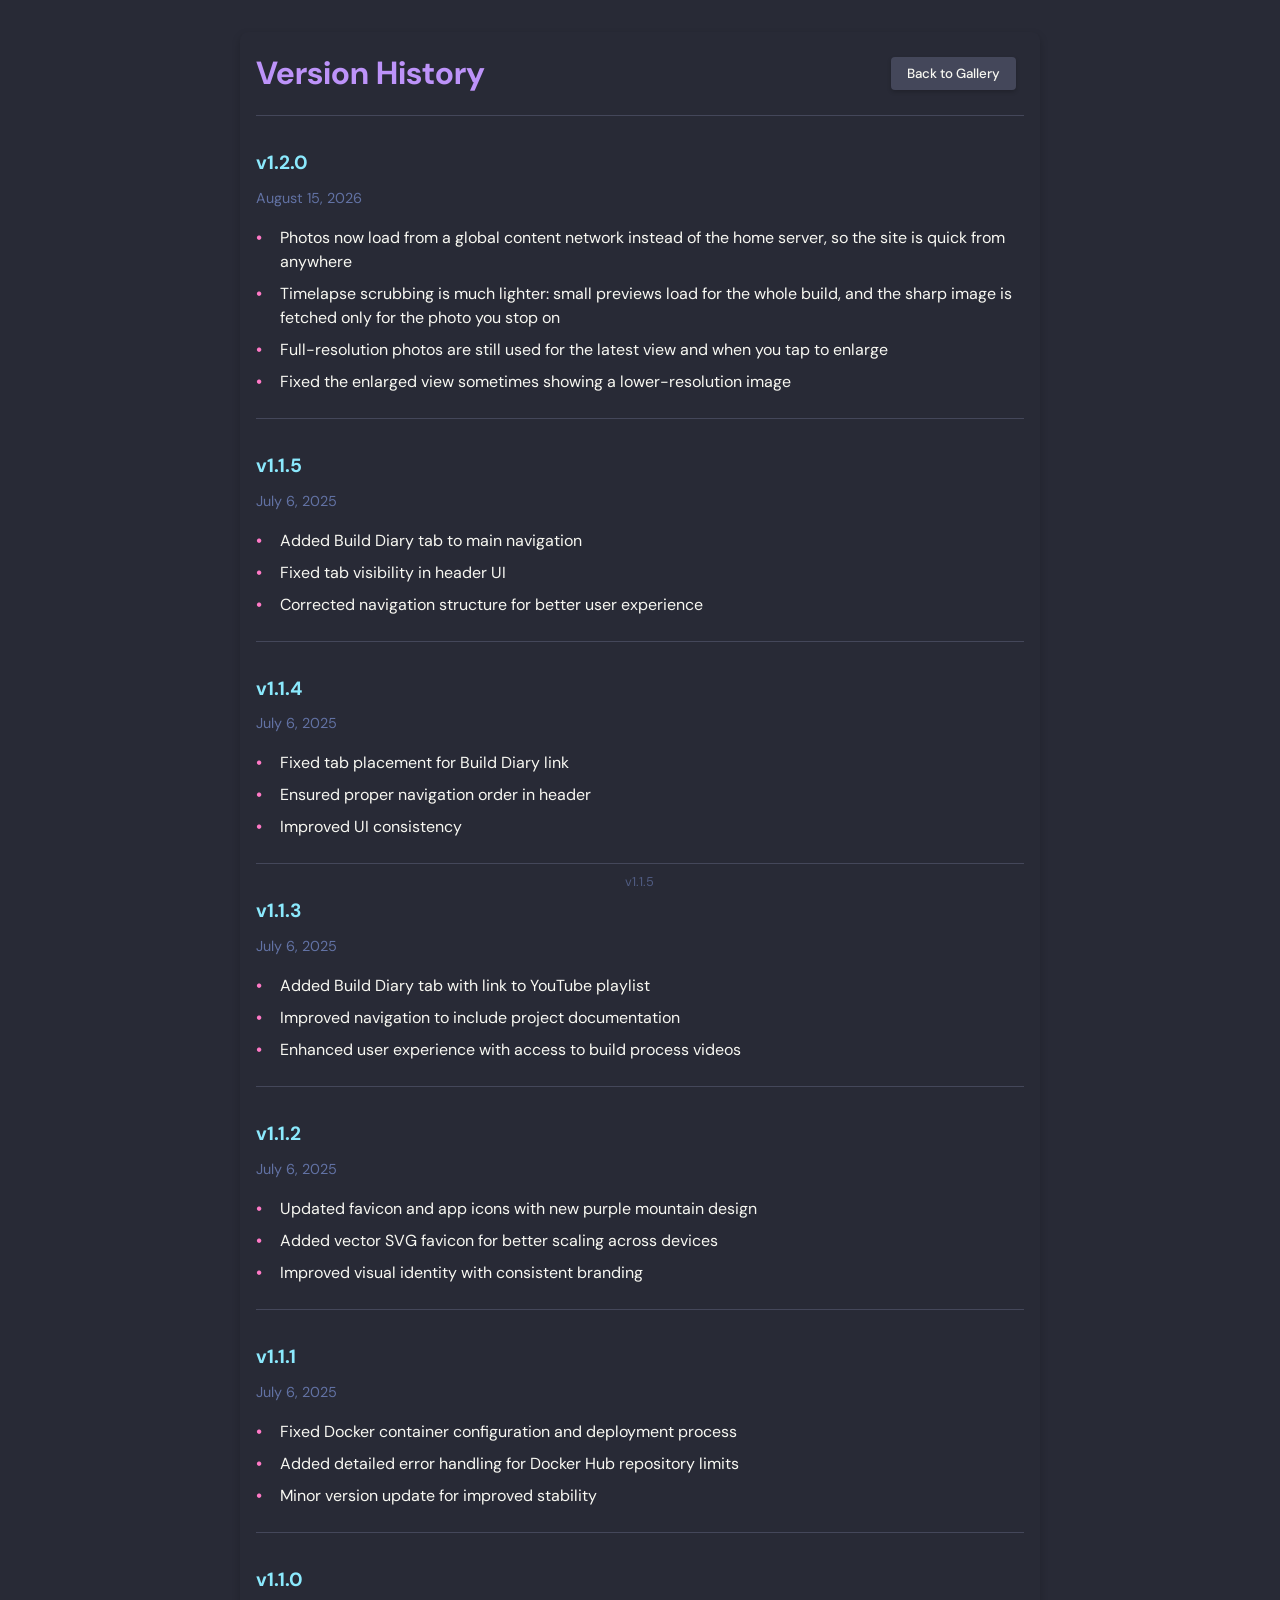
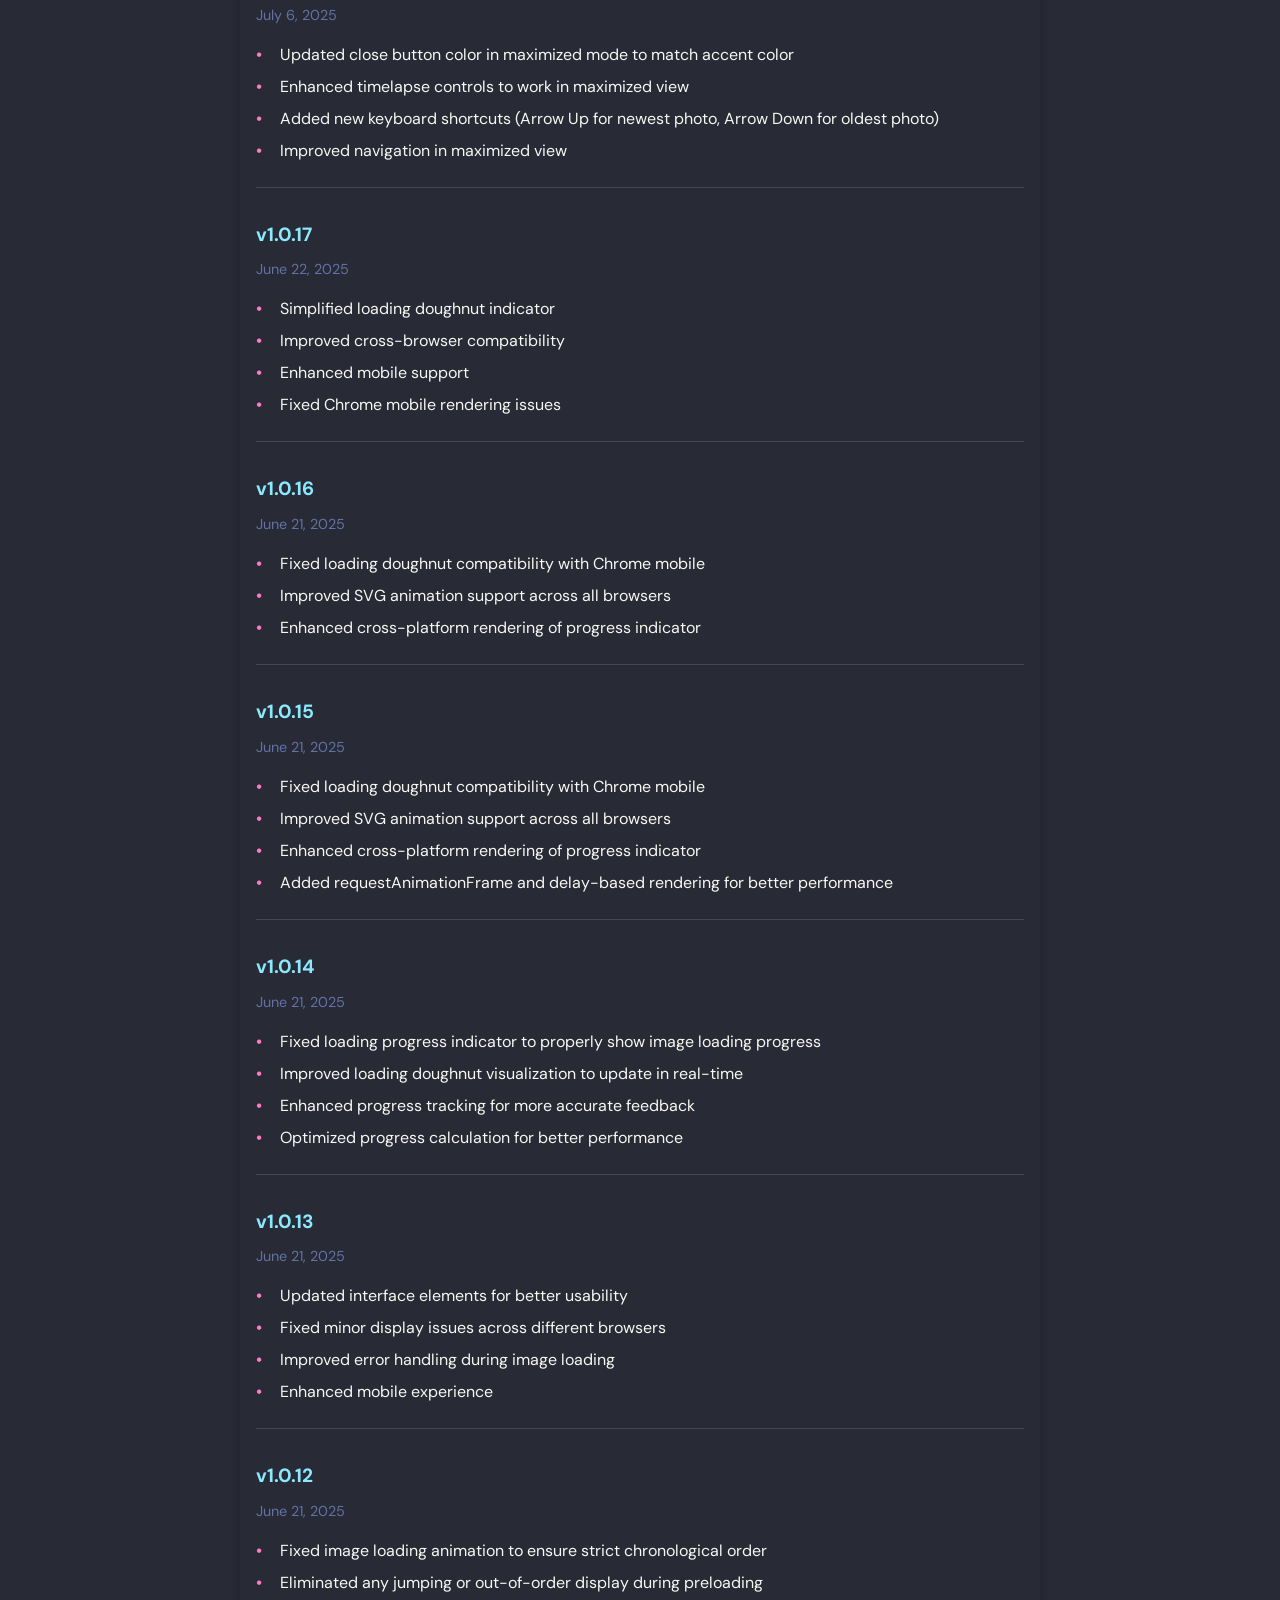
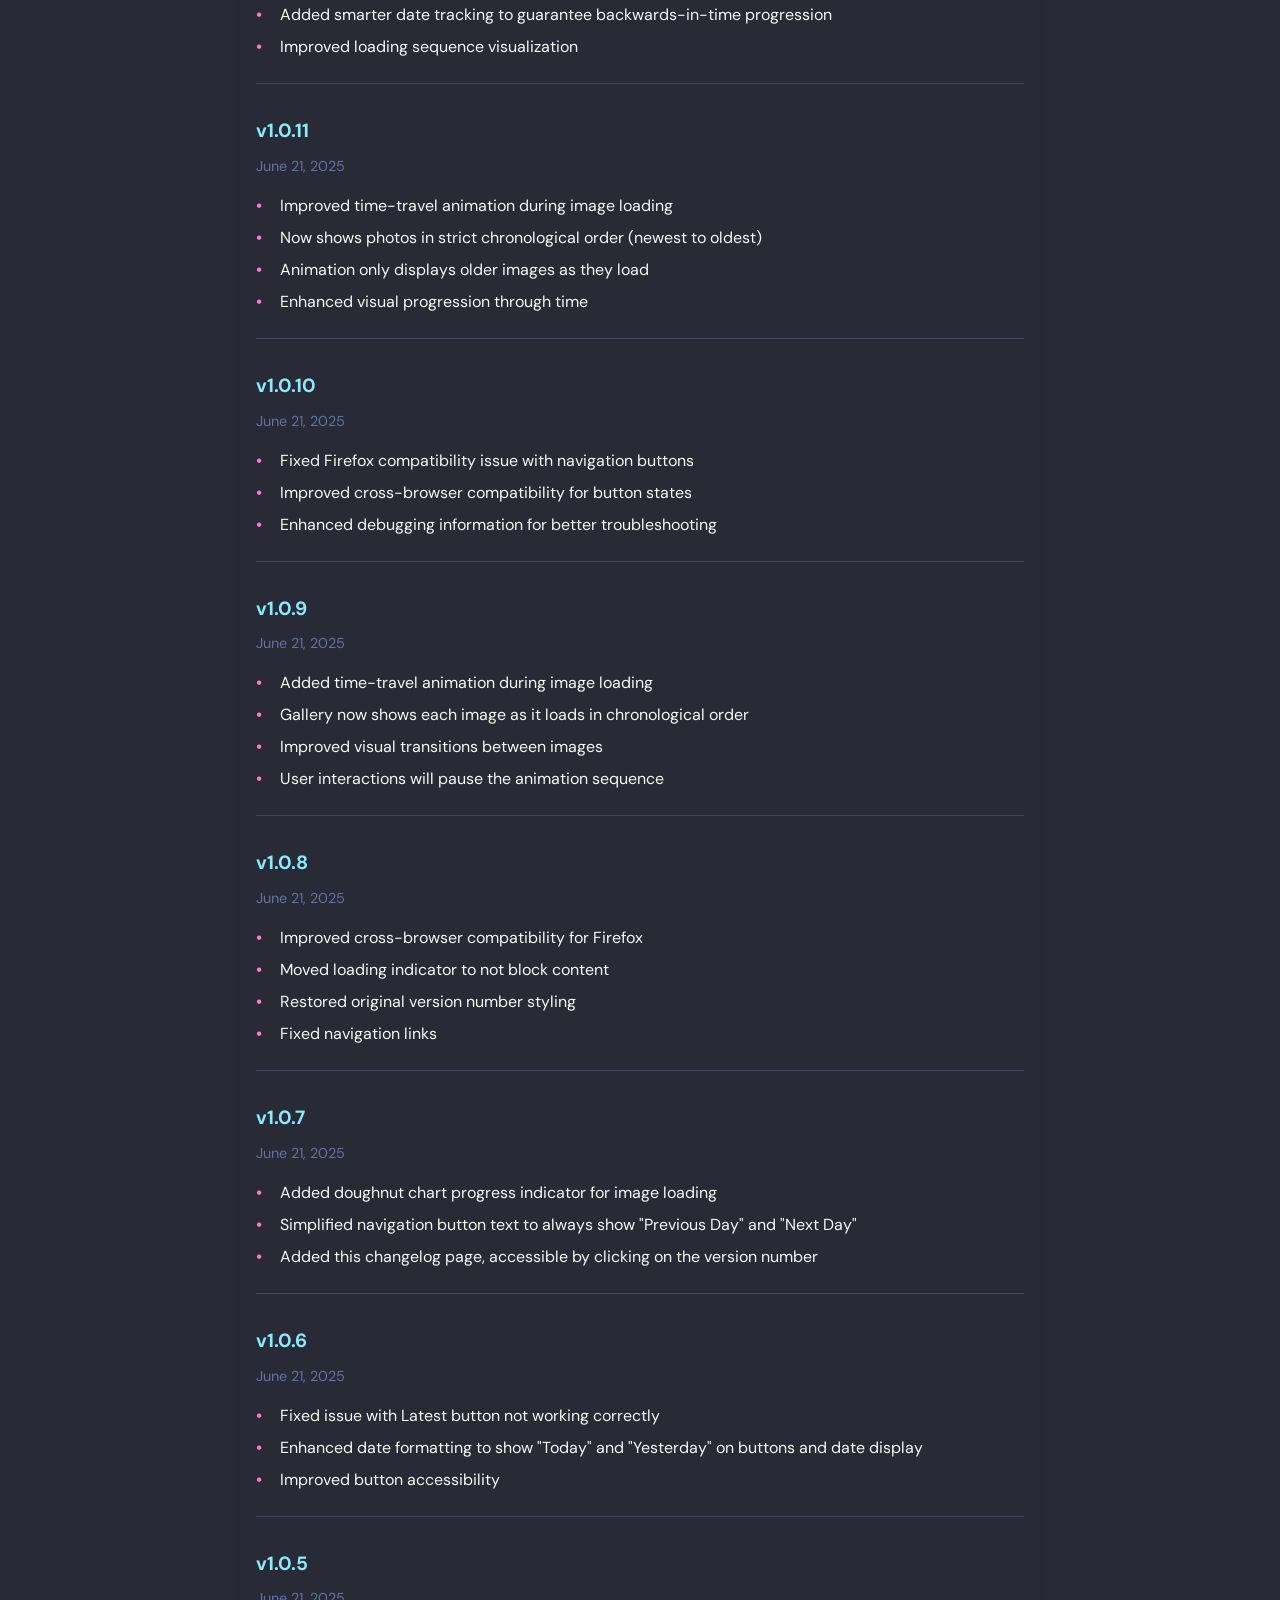
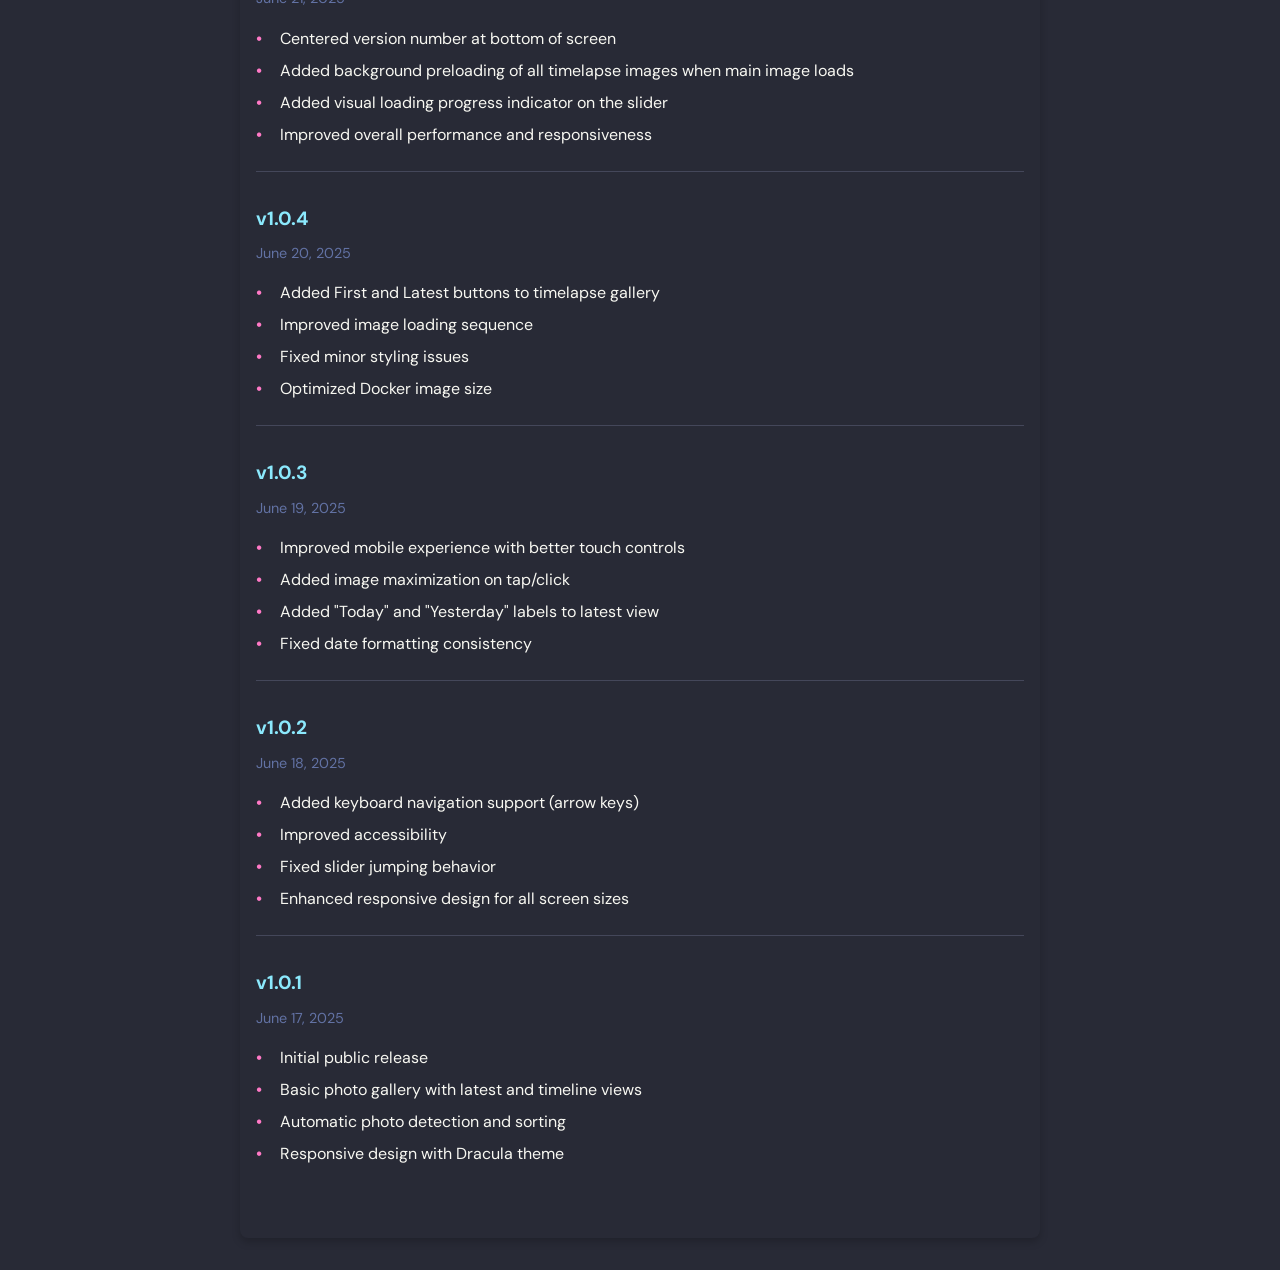
<file: src/changelog.html>
<!DOCTYPE html>
<html lang="en">
<head>
    <meta charset="UTF-8">
    <meta name="viewport" content="width=device-width, initial-scale=1.0">
    <title>Changelog - Plot Timelapse</title>
    
    <!-- Favicons -->
    <link rel="apple-touch-icon" sizes="180x180" href="apple-touch-icon.png">
    <link rel="icon" type="image/png" sizes="32x32" href="favicon-32x32.png">
    <link rel="icon" type="image/png" sizes="16x16" href="favicon-16x16.png">
    <link rel="icon" type="image/svg+xml" href="house-favicon.svg">
    <link rel="manifest" href="site.webmanifest">
    <meta name="theme-color" content="#bd93f9">
    
    <!-- Fonts -->
    <link rel="preconnect" href="https://fonts.googleapis.com">
    <link rel="preconnect" href="https://fonts.gstatic.com" crossorigin>
    <link href="https://fonts.googleapis.com/css2?family=DM+Sans:ital,wght@0,400;0,500;0,700;1,400&display=swap" rel="stylesheet">
    <link rel="stylesheet" href="styles.css">
</head>
<body>
    <div class="changelog-container">
        <div class="changelog-header">
            <h1>Version History</h1>
            <button class="back-button" onclick="window.location.href='/'">Back to Gallery</button>
        </div>
        
        <div class="version-entry">
            <div class="version-number">v1.2.0</div>
            <div class="version-date">August 15, 2026</div>
            <ul class="version-changes">
                <li>Photos now load from a global content network instead of the home server, so the site is quick from anywhere</li>
                <li>Timelapse scrubbing is much lighter: small previews load for the whole build, and the sharp image is fetched only for the photo you stop on</li>
                <li>Full-resolution photos are still used for the latest view and when you tap to enlarge</li>
                <li>Fixed the enlarged view sometimes showing a lower-resolution image</li>
            </ul>
        </div>

        <div class="version-entry">
            <div class="version-number">v1.1.5</div>
            <div class="version-date">July 6, 2025</div>
            <ul class="version-changes">
                <li>Added Build Diary tab to main navigation</li>
                <li>Fixed tab visibility in header UI</li>
                <li>Corrected navigation structure for better user experience</li>
            </ul>
        </div>
        
        <div class="version-entry">
            <div class="version-number">v1.1.4</div>
            <div class="version-date">July 6, 2025</div>
            <ul class="version-changes">
                <li>Fixed tab placement for Build Diary link</li>
                <li>Ensured proper navigation order in header</li>
                <li>Improved UI consistency</li>
            </ul>
        </div>
        
        <div class="version-entry">
            <div class="version-number">v1.1.3</div>
            <div class="version-date">July 6, 2025</div>
            <ul class="version-changes">
                <li>Added Build Diary tab with link to YouTube playlist</li>
                <li>Improved navigation to include project documentation</li>
                <li>Enhanced user experience with access to build process videos</li>
            </ul>
        </div>
        
        <div class="version-entry">
            <div class="version-number">v1.1.2</div>
            <div class="version-date">July 6, 2025</div>
            <ul class="version-changes">
                <li>Updated favicon and app icons with new purple mountain design</li>
                <li>Added vector SVG favicon for better scaling across devices</li>
                <li>Improved visual identity with consistent branding</li>
            </ul>
        </div>
        
        <div class="version-entry">
            <div class="version-number">v1.1.1</div>
            <div class="version-date">July 6, 2025</div>
            <ul class="version-changes">
                <li>Fixed Docker container configuration and deployment process</li>
                <li>Added detailed error handling for Docker Hub repository limits</li>
                <li>Minor version update for improved stability</li>
            </ul>
        </div>
        
        <div class="version-entry">
            <div class="version-number">v1.1.0</div>
            <div class="version-date">July 6, 2025</div>
            <ul class="version-changes">
                <li>Updated close button color in maximized mode to match accent color</li>
                <li>Enhanced timelapse controls to work in maximized view</li>
                <li>Added new keyboard shortcuts (Arrow Up for newest photo, Arrow Down for oldest photo)</li>
                <li>Improved navigation in maximized view</li>
            </ul>
        </div>
        
        <div class="version-entry">
            <div class="version-number">v1.0.17</div>
            <div class="version-date">June 22, 2025</div>
            <ul class="version-changes">
                <li>Simplified loading doughnut indicator</li>
                <li>Improved cross-browser compatibility</li>
                <li>Enhanced mobile support</li>
                <li>Fixed Chrome mobile rendering issues</li>
            </ul>
        </div>
        
        <div class="version-entry">
            <div class="version-number">v1.0.16</div>
            <div class="version-date">June 21, 2025</div>
            <ul class="version-changes">
                <li>Fixed loading doughnut compatibility with Chrome mobile</li>
                <li>Improved SVG animation support across all browsers</li>
                <li>Enhanced cross-platform rendering of progress indicator</li>
            </ul>
        </div>
        
        <div class="version-entry">
            <div class="version-number">v1.0.15</div>
            <div class="version-date">June 21, 2025</div>
            <ul class="version-changes">
                <li>Fixed loading doughnut compatibility with Chrome mobile</li>
                <li>Improved SVG animation support across all browsers</li>
                <li>Enhanced cross-platform rendering of progress indicator</li>
                <li>Added requestAnimationFrame and delay-based rendering for better performance</li>
            </ul>
        </div>
        
        <div class="version-entry">
            <div class="version-number">v1.0.14</div>
            <div class="version-date">June 21, 2025</div>
            <ul class="version-changes">
                <li>Fixed loading progress indicator to properly show image loading progress</li>
                <li>Improved loading doughnut visualization to update in real-time</li>
                <li>Enhanced progress tracking for more accurate feedback</li>
                <li>Optimized progress calculation for better performance</li>
            </ul>
        </div>
        
        <div class="version-entry">
            <div class="version-number">v1.0.13</div>
            <div class="version-date">June 21, 2025</div>
            <ul class="version-changes">
                <li>Updated interface elements for better usability</li>
                <li>Fixed minor display issues across different browsers</li>
                <li>Improved error handling during image loading</li>
                <li>Enhanced mobile experience</li>
            </ul>
        </div>
        
        <div class="version-entry">
            <div class="version-number">v1.0.12</div>
            <div class="version-date">June 21, 2025</div>
            <ul class="version-changes">
                <li>Fixed image loading animation to ensure strict chronological order</li>
                <li>Eliminated any jumping or out-of-order display during preloading</li>
                <li>Added smarter date tracking to guarantee backwards-in-time progression</li>
                <li>Improved loading sequence visualization</li>
            </ul>
        </div>
        
        <div class="version-entry">
            <div class="version-number">v1.0.11</div>
            <div class="version-date">June 21, 2025</div>
            <ul class="version-changes">
                <li>Improved time-travel animation during image loading</li>
                <li>Now shows photos in strict chronological order (newest to oldest)</li>
                <li>Animation only displays older images as they load</li>
                <li>Enhanced visual progression through time</li>
            </ul>
        </div>
        
        <div class="version-entry">
            <div class="version-number">v1.0.10</div>
            <div class="version-date">June 21, 2025</div>
            <ul class="version-changes">
                <li>Fixed Firefox compatibility issue with navigation buttons</li>
                <li>Improved cross-browser compatibility for button states</li>
                <li>Enhanced debugging information for better troubleshooting</li>
            </ul>
        </div>
        
        <div class="version-entry">
            <div class="version-number">v1.0.9</div>
            <div class="version-date">June 21, 2025</div>
            <ul class="version-changes">
                <li>Added time-travel animation during image loading</li>
                <li>Gallery now shows each image as it loads in chronological order</li>
                <li>Improved visual transitions between images</li>
                <li>User interactions will pause the animation sequence</li>
            </ul>
        </div>
        
        <div class="version-entry">
            <div class="version-number">v1.0.8</div>
            <div class="version-date">June 21, 2025</div>
            <ul class="version-changes">
                <li>Improved cross-browser compatibility for Firefox</li>
                <li>Moved loading indicator to not block content</li>
                <li>Restored original version number styling</li>
                <li>Fixed navigation links</li>
            </ul>
        </div>
        
        <div class="version-entry">
            <div class="version-number">v1.0.7</div>
            <div class="version-date">June 21, 2025</div>
            <ul class="version-changes">
                <li>Added doughnut chart progress indicator for image loading</li>
                <li>Simplified navigation button text to always show "Previous Day" and "Next Day"</li>
                <li>Added this changelog page, accessible by clicking on the version number</li>
        </div>
        
        <div class="version-entry">
            <div class="version-number">v1.0.6</div>
            <div class="version-date">June 21, 2025</div>
            <ul class="version-changes">
                <li>Fixed issue with Latest button not working correctly</li>
                <li>Enhanced date formatting to show "Today" and "Yesterday" on buttons and date display</li>
                <li>Improved button accessibility</li>
            </ul>
        </div>
        
        <div class="version-entry">
            <div class="version-number">v1.0.5</div>
            <div class="version-date">June 21, 2025</div>
            <ul class="version-changes">
                <li>Centered version number at bottom of screen</li>
                <li>Added background preloading of all timelapse images when main image loads</li>
                <li>Added visual loading progress indicator on the slider</li>
                <li>Improved overall performance and responsiveness</li>
            </ul>
        </div>
        
        <div class="version-entry">
            <div class="version-number">v1.0.4</div>
            <div class="version-date">June 20, 2025</div>
            <ul class="version-changes">
                <li>Added First and Latest buttons to timelapse gallery</li>
                <li>Improved image loading sequence</li>
                <li>Fixed minor styling issues</li>
                <li>Optimized Docker image size</li>
            </ul>
        </div>
        
        <div class="version-entry">
            <div class="version-number">v1.0.3</div>
            <div class="version-date">June 19, 2025</div>
            <ul class="version-changes">
                <li>Improved mobile experience with better touch controls</li>
                <li>Added image maximization on tap/click</li>
                <li>Added "Today" and "Yesterday" labels to latest view</li>
                <li>Fixed date formatting consistency</li>
            </ul>
        </div>
        
        <div class="version-entry">
            <div class="version-number">v1.0.2</div>
            <div class="version-date">June 18, 2025</div>
            <ul class="version-changes">
                <li>Added keyboard navigation support (arrow keys)</li>
                <li>Improved accessibility</li>
                <li>Fixed slider jumping behavior</li>
                <li>Enhanced responsive design for all screen sizes</li>
            </ul>
        </div>
        
        <div class="version-entry">
            <div class="version-number">v1.0.1</div>
            <div class="version-date">June 17, 2025</div>
            <ul class="version-changes">
                <li>Initial public release</li>
                <li>Basic photo gallery with latest and timeline views</li>
                <li>Automatic photo detection and sorting</li>
                <li>Responsive design with Dracula theme</li>
            </ul>
        </div>
    </div>
    
    <div id="version-footer" onclick="window.location.href='/'">v1.1.5</div>
</body>
</html>
</file>
<file: src/styles.css>
/* Reset and Base Styles */
* {
    margin: 0;
    padding: 0;
    box-sizing: border-box;
}

:root {
    /* Dracula Theme Colors */
    --background: #282a36;
    --current-line: #44475a;
    --foreground: #f8f8f2;
    --comment: #6272a4;
    --cyan: #8be9fd;
    --green: #50fa7b;
    --orange: #ffb86c;
    --pink: #ff79c6;
    --purple: #bd93f9;
    --red: #ff5555;
    --yellow: #f1fa8c;
    
    /* Loading progress (updated by JavaScript) */
    --loading-progress: 0%;
}

body {
    font-family: 'DM Sans', sans-serif;
    line-height: 1.6;
    color: var(--foreground);
    background-color: var(--background);
    max-width: 100%;
    overflow-x: hidden;
    min-height: 100vh;
    display: flex;
    flex-direction: column;
    -webkit-font-smoothing: antialiased;
    -moz-osx-font-smoothing: grayscale;
}

/* Header Styles */
header {
    background-color: var(--current-line);
    padding: 0.75rem;
    position: sticky;
    top: 0;
    z-index: 100;
    box-shadow: 0 4px 6px rgba(0, 0, 0, 0.2);
}

nav ul {
    display: flex;
    justify-content: center;
    list-style: none;
    padding: 0;
}

nav li {
    margin: 0 1rem;
}

nav a {
    color: var(--foreground);
    text-decoration: none;
    padding: 0.5rem 1rem;
    border-radius: 3px;
    transition: all 0.3s ease;
    display: block;
    font-weight: 500;
}

nav a:hover {
    background-color: var(--comment);
    transform: translateY(-2px);
}

nav a.active {
    background-color: var(--purple);
    color: var(--background);
    font-weight: 700;
}

/* Main Content Styles */
main {
    flex: 1;
    max-width: 1200px;
    margin: 0 auto;
    padding: 1rem;
    width: 100%;
}

section {
    display: none;
    height: calc(100vh - 100px);
    max-height: calc(100vh - 100px);
    transition: opacity 0.3s ease;
}

section.active {
    display: flex;
    flex-direction: column;
    justify-content: center;
    opacity: 1;
}

.photo-container {
    width: 100%;
    text-align: center;
    display: flex;
    flex-direction: column;
    align-items: center;
    justify-content: center;
    flex: 1;
    position: relative;
    overflow: hidden;
}

.photo-container img {
    max-width: 100%;
    max-height: calc(100vh - 200px);
    object-fit: contain;
    border: 1px solid var(--current-line);
    box-shadow: 0 0 20px rgba(0, 0, 0, 0.3);
    border-radius: 4px;
    transition: transform 0.3s ease, opacity 0.3s ease;
}

.photo-info {
    margin: 1rem 0;
    color: var(--cyan);
    width: 100%;
    max-width: 800px;
}

.photo-info h2 {
    margin-bottom: 0.5rem;
    font-weight: 500;
    text-align: center;
}

.photo-info h2.today {
    color: var(--green);
}

#refresh-time {
    font-size: 0.85rem;
    color: var(--comment);
    font-style: italic;
}

/* Gallery Specific Styles */
.gallery-controls {
    display: flex;
    justify-content: center;
    align-items: center;
    margin: 0.75rem 0 1.5rem;
    padding: 0.25rem;
}

button {
    background-color: var(--purple);
    color: var(--background);
    border: none;
    padding: 0.75rem 1.25rem;
    margin: 0 0.5rem;
    border-radius: 4px;
    cursor: pointer;
    transition: all 0.3s ease;
    font-family: 'DM Sans', sans-serif;
    font-weight: 500;
    box-shadow: 0 2px 4px rgba(0,0,0,0.2);
}

.nav-button {
    min-width: 110px;
    text-align: center;
}

button:hover {
    background-color: var(--pink);
    transform: translateY(-2px);
    box-shadow: 0 4px 8px rgba(0,0,0,0.3);
}

button:active {
    transform: translateY(1px);
}

button:disabled {
    background-color: var(--comment);
    cursor: not-allowed;
    transform: none;
    box-shadow: none;
    opacity: 0.7;
}

#photo-counter {
    padding: 0 1rem;
    font-weight: bold;
    color: var(--cyan);
}

/* Slider styles */
.slider {
    -webkit-appearance: none;
    width: 100%;
    height: 8px;
    border-radius: 4px;
    background: var(--current-line);
    outline: none;
    margin: 0.75rem 0 1rem;
    transition: all 0.3s ease;
    position: relative;
}

/* Doughnut Loading Indicator */
/* Loading indicator */
.loading-doughnut {
    position: fixed;
    top: 16px;
    right: 16px;
    width: 36px;
    height: 36px;
    z-index: 1000;
    opacity: 1;
    pointer-events: none;
    transition: opacity 0.3s ease;
}

.loading-doughnut.hidden {
    opacity: 0;
}

.loading-doughnut svg {
    transform: rotate(-90deg);
    width: 100%;
    height: 100%;
}

.progress-track {
    stroke: rgba(128, 128, 128, 0.2);
}

.progress-indicator {
    stroke: var(--cyan);
    stroke-linecap: round;
    stroke-dasharray: 100;
    stroke-dashoffset: 100;
}

.progress-text {
    position: absolute;
    top: 50%;
    left: 50%;
    transform: translate(-50%, -50%);
    font-size: 10px;
    color: var(--cyan);
}

/* Dark mode support */
@media (prefers-color-scheme: dark) {
    .progress-track {
        stroke: rgba(255, 255, 255, 0.1);
    }
}

.slider::-webkit-slider-thumb {
    -webkit-appearance: none;
    appearance: none;
    width: 20px;
    height: 20px;
    border-radius: 50%;
    background: var(--purple);
    cursor: pointer;
    transition: all 0.3s ease;
}

.slider::-moz-range-thumb {
    width: 20px;
    height: 20px;
    border-radius: 50%;
    background: var(--purple);
    cursor: pointer;
    transition: all 0.3s ease;
    border: none;
}

.slider::-webkit-slider-thumb:hover {
    background: var(--pink);
    transform: scale(1.2);
}

.slider::-moz-range-thumb:hover {
    background: var(--pink);
    transform: scale(1.2);
}

/* Gallery Layout Adjustments */
.gallery-controls {
    width: 100%;
    max-width: 800px;
    margin: 0.5rem auto 1rem;
}

/* Maximized Photo Overlay */
#maximize-overlay {
    position: fixed;
    top: 0;
    left: 0;
    width: 100%;
    height: 100%;
    background-color: var(--background);
    z-index: 1000;
    display: flex;
    align-items: center;
    justify-content: center;
    opacity: 0;
    pointer-events: none;
    transition: opacity 0.3s ease;
    overflow: auto;
    touch-action: auto;
}

#maximize-overlay.visible {
    opacity: 1;
    pointer-events: auto;
}

#maximize-overlay.hidden {
    opacity: 0;
    pointer-events: none;
}

#maximized-photo {
    max-width: 100%;
    max-height: 100vh;
    object-fit: contain;
    box-shadow: 0 0 30px rgba(0, 0, 0, 0.5);
    transform-origin: center;
    touch-action: auto !important; /* Allow all touch actions */
}

.close-button {
    position: absolute;
    top: 20px;
    right: 20px;
    width: 40px;
    height: 40px;
    border-radius: 50%;
    background-color: var(--purple);
    color: var(--foreground);
    font-size: 24px;
    display: flex;
    align-items: center;
    justify-content: center;
    cursor: pointer;
    transition: all 0.2s ease;
    padding: 0;
    margin: 0;
    z-index: 1001;
}

.close-button:hover {
    background-color: var(--pink);
    transform: scale(1.1);
}

.clickable {
    cursor: pointer;
    transition: transform 0.2s ease;
}

.clickable:hover {
    transform: scale(1.02);
}

/* Animation for new photos */
@keyframes highlight {
    0% { box-shadow: 0 0 20px rgba(0, 0, 0, 0.3); }
    50% { box-shadow: 0 0 30px var(--purple); }
    100% { box-shadow: 0 0 20px rgba(0, 0, 0, 0.3); }
}

.new-photo {
    animation: highlight 2s ease-in-out;
}

/* Responsive Adjustments */
@media (max-width: 768px) {
    nav ul {
        flex-direction: row; /* Keep horizontal on mobile */
    }
    
    nav li {
        margin: 0;
        flex: 1;
        text-align: center;
    }
    
    nav a {
        padding: 0.75rem 0.5rem;
        border-radius: 0;
    }
    
    .gallery-controls button {
        padding: 0.6rem 0.5rem;
        font-size: 0.85rem;
        min-width: 70px;
    }
    
    section {
        height: calc(100vh - 80px);
        max-height: calc(100vh - 80px);
    }
    
    .photo-info h2 {
        font-size: 1.2rem;
    }
    
    .photo-container img {
        max-height: calc(100vh - 180px);
    }
}

/* Version Footer */
#version-footer {
    text-align: center;
    font-size: 0.8rem;
    color: var(--comment);
    padding: 0.5rem;
    margin-top: 0.5rem;
    position: fixed;
    bottom: 0;
    left: 50%;
    transform: translateX(-50%);
    -webkit-transform: translateX(-50%);
    -moz-transform: translateX(-50%);
    opacity: 0.7;
    z-index: 100;
    cursor: pointer;
    transition: color 0.3s ease;
}

#version-footer:hover {
    color: var(--cyan);
    text-decoration: underline;
}

/* Changelog Page Styles */
.changelog-container {
    max-width: 800px;
    margin: 2rem auto;
    padding: 1rem;
    background-color: var(--background);
    border-radius: 8px;
    box-shadow: 0 4px 8px rgba(0, 0, 0, 0.2);
}

.changelog-header {
    display: flex;
    justify-content: space-between;
    align-items: center;
    margin-bottom: 2rem;
    border-bottom: 1px solid var(--current-line);
    padding-bottom: 1rem;
}

.changelog-header h1 {
    margin: 0;
    color: var(--purple);
}

.back-button {
    color: var(--foreground);
    background-color: var(--current-line);
    border: none;
    padding: 0.5rem 1rem;
    border-radius: 4px;
    cursor: pointer;
    transition: background-color 0.3s ease;
    font-weight: 500;
}

.back-button:hover {
    background-color: var(--comment);
}

.version-entry {
    margin-bottom: 2rem;
    padding-bottom: 1rem;
    border-bottom: 1px solid var(--current-line);
}

.version-entry:last-child {
    border-bottom: none;
}

.version-number {
    color: var(--cyan);
    font-size: 1.2rem;
    margin-bottom: 0.5rem;
    font-weight: bold;
}

.version-date {
    color: var(--comment);
    font-size: 0.9rem;
    margin-bottom: 1rem;
}

.version-changes {
    list-style-type: none;
    padding-left: 0;
}

.version-changes li {
    position: relative;
    padding-left: 1.5rem;
    margin-bottom: 0.5rem;
    line-height: 1.5;
    color: var(--foreground);
}

.version-changes li::before {
    content: '•';
    position: absolute;
    left: 0;
    color: var(--pink);
    font-weight: bold;
}
</file>
